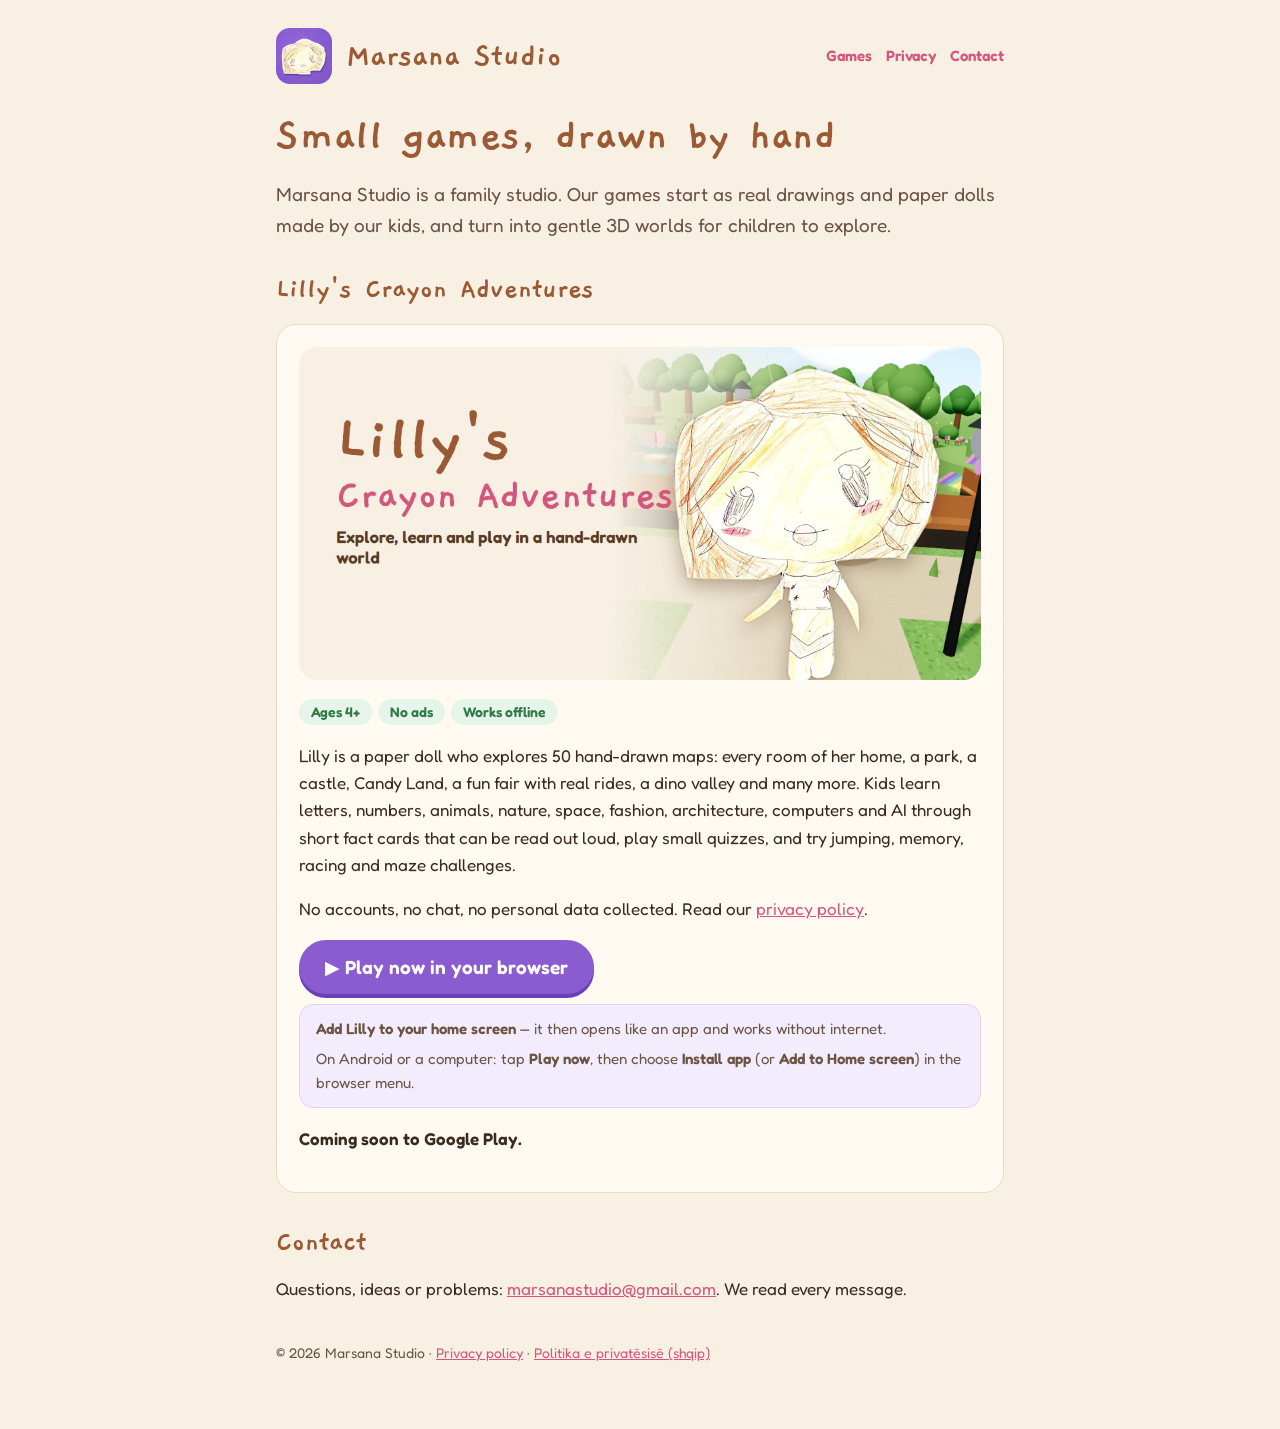
<file: index.html>
<!doctype html>
<html lang="en">
<head>
<meta charset="utf-8">
<meta name="viewport" content="width=device-width, initial-scale=1">
<title>Marsana Studio</title>
<meta name="description" content="Marsana Studio makes gentle, hand-drawn games for children.">
<link rel="icon" href="icon.png">
<link rel="stylesheet" href="style.css">
</head>
<body>
<div class="wrap">
  <header><img src="icon.png" alt=""><span class="name">Marsana Studio</span>
    <nav><a href="#games">Games</a><a href="privacy.html">Privacy</a><a href="#contact">Contact</a></nav></header>

  <h1>Small games, drawn by hand</h1>
  <p class="lead">Marsana Studio is a family studio. Our games start as real drawings and paper dolls made by our kids, and turn into gentle 3D worlds for children to explore.</p>

  <h2 id="games">Lilly's Crayon Adventures</h2>
  <div class="card">
    <img class="banner" src="banner.jpg" alt="Lilly, a hand-drawn paper doll, in a colourful 3D park">
    <p><span class="tag">Ages 4+</span><span class="tag">No ads</span><span class="tag">Works offline</span></p>
    <p>Lilly is a paper doll who explores 50 hand-drawn maps: every room of her home, a park, a castle, Candy Land, a fun fair with real rides, a dino valley and many more. Kids learn letters, numbers, animals, nature, space, fashion, architecture, computers and AI through short fact cards that can be read out loud, play small quizzes, and try jumping, memory, racing and maze challenges.</p>
    <p>No accounts, no chat, no personal data collected. Read our <a href="privacy.html">privacy policy</a>.</p>
    <p class="playrow"><a class="playbtn" href="play/">▶ Play now in your browser</a></p>
    <div class="install" id="install">
      <b>Add Lilly to your home screen</b> — it then opens like an app and works without internet.
      <p id="ins-ios" hidden>On iPhone or iPad: open this page in <b>Safari</b>, tap <b>Play now</b>, then the <b>Share</b> button <span aria-hidden="true">⬆︎</span> and <b>Add to Home Screen</b>.</p>
      <p id="ins-other">On Android or a computer: tap <b>Play now</b>, then choose <b>Install app</b> (or <b>Add to Home screen</b>) in the browser menu.</p>
    </div>
    <p><b>Coming soon to Google Play.</b></p>
  </div>

  <h2 id="contact">Contact</h2>
  <p>Questions, ideas or problems: <a href="mailto:marsanastudio@gmail.com">marsanastudio@gmail.com</a>. We read every message.</p>

  <footer>© 2026 Marsana Studio · <a href="privacy.html">Privacy policy</a> · <a href="privacy.html#sq">Politika e privatësisë (shqip)</a></footer>
</div>
<script>
if (/iPhone|iPad|iPod/.test(navigator.userAgent) || (navigator.platform === 'MacIntel' && navigator.maxTouchPoints > 1)) {
  document.getElementById('ins-ios').hidden = false; document.getElementById('ins-other').hidden = true; }
</script>
</body>
</html>
</file>
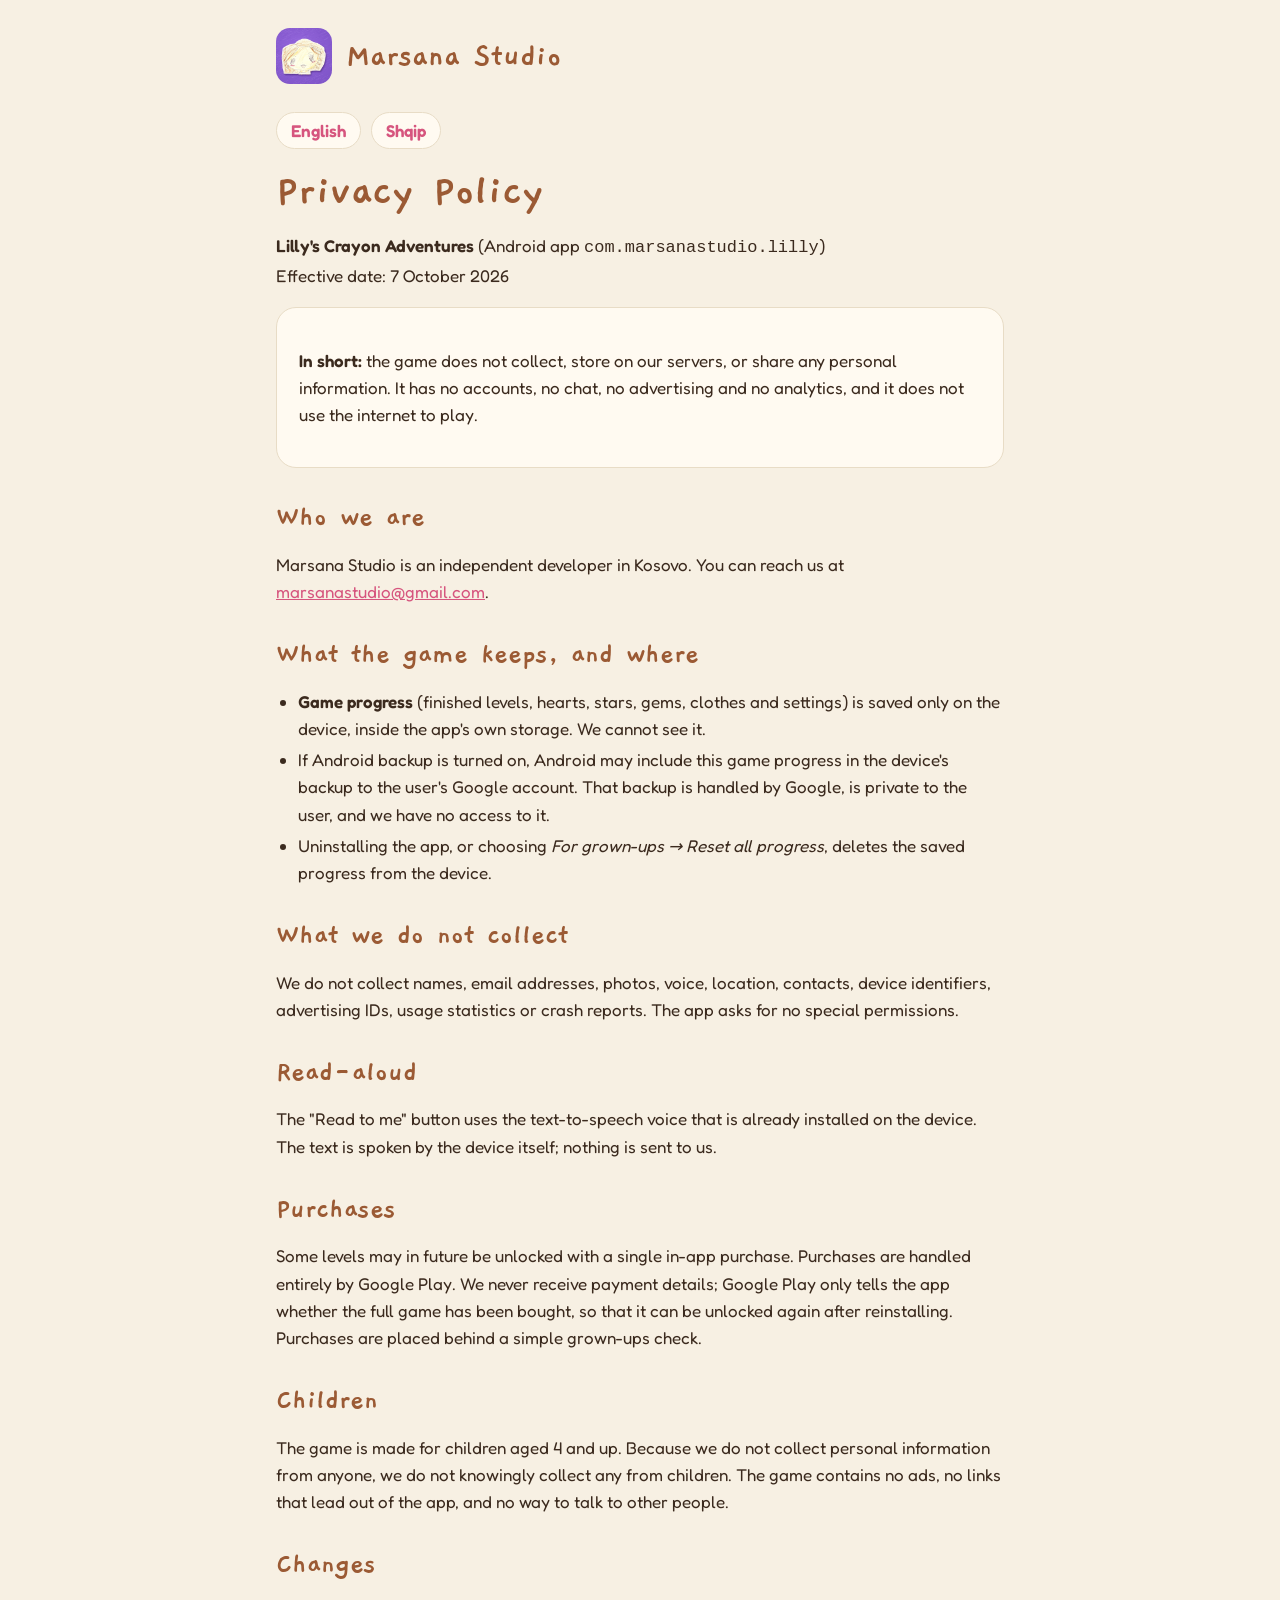
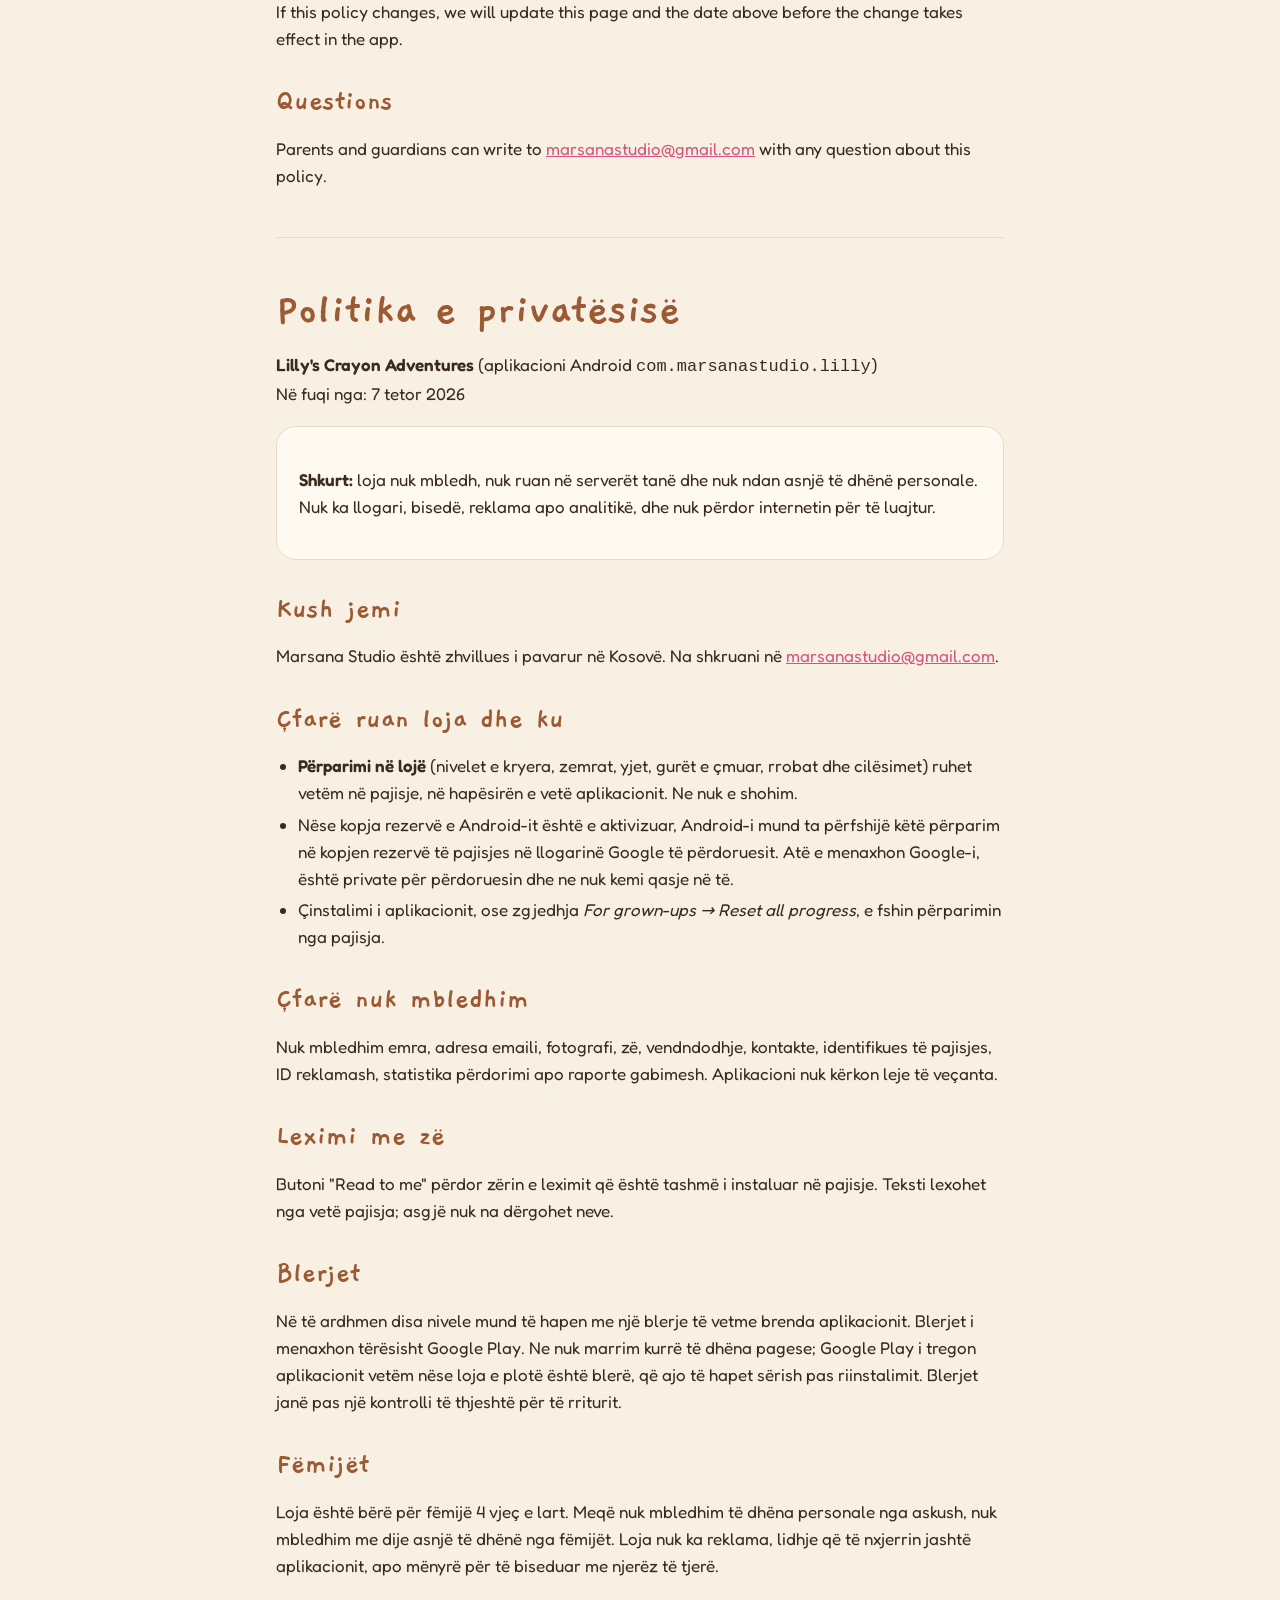
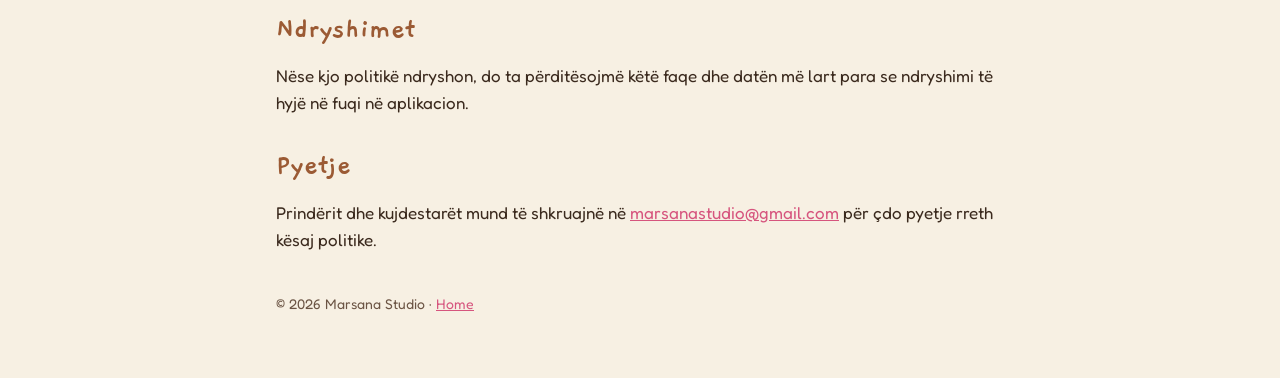
<file: privacy.html>
<!doctype html>
<html lang="en">
<head>
<meta charset="utf-8">
<meta name="viewport" content="width=device-width, initial-scale=1">
<title>Privacy Policy · Marsana Studio</title>
<meta name="description" content="Privacy policy for Lilly's Crayon Adventures by Marsana Studio.">
<link rel="icon" href="icon.png">
<link rel="stylesheet" href="style.css">
</head>
<body>
<div class="wrap">
  <header><img src="icon.png" alt=""><a class="name" href="index.html" style="text-decoration:none">Marsana Studio</a></header>
  <div class="lang"><a href="#en">English</a><a href="#sq">Shqip</a></div>

  <section id="en" lang="en">
  <h1>Privacy Policy</h1>
  <p><b>Lilly's Crayon Adventures</b> (Android app <code>com.marsanastudio.lilly</code>)<br>Effective date: 7 October 2026</p>

  <div class="card">
    <p><b>In short:</b> the game does not collect, store on our servers, or share any personal information. It has no accounts, no chat, no advertising and no analytics, and it does not use the internet to play.</p>
  </div>

  <h2>Who we are</h2>
  <p>Marsana Studio is an independent developer in Kosovo. You can reach us at <a href="mailto:marsanastudio@gmail.com">marsanastudio@gmail.com</a>.</p>

  <h2>What the game keeps, and where</h2>
  <ul>
    <li><b>Game progress</b> (finished levels, hearts, stars, gems, clothes and settings) is saved only on the device, inside the app's own storage. We cannot see it.</li>
    <li>If Android backup is turned on, Android may include this game progress in the device's backup to the user's Google account. That backup is handled by Google, is private to the user, and we have no access to it.</li>
    <li>Uninstalling the app, or choosing <i>For grown-ups → Reset all progress</i>, deletes the saved progress from the device.</li>
  </ul>

  <h2>What we do not collect</h2>
  <p>We do not collect names, email addresses, photos, voice, location, contacts, device identifiers, advertising IDs, usage statistics or crash reports. The app asks for no special permissions.</p>

  <h2>Read-aloud</h2>
  <p>The "Read to me" button uses the text-to-speech voice that is already installed on the device. The text is spoken by the device itself; nothing is sent to us.</p>

  <h2>Purchases</h2>
  <p>Some levels may in future be unlocked with a single in-app purchase. Purchases are handled entirely by Google Play. We never receive payment details; Google Play only tells the app whether the full game has been bought, so that it can be unlocked again after reinstalling. Purchases are placed behind a simple grown-ups check.</p>

  <h2>Children</h2>
  <p>The game is made for children aged 4 and up. Because we do not collect personal information from anyone, we do not knowingly collect any from children. The game contains no ads, no links that lead out of the app, and no way to talk to other people.</p>

  <h2>Changes</h2>
  <p>If this policy changes, we will update this page and the date above before the change takes effect in the app.</p>

  <h2>Questions</h2>
  <p>Parents and guardians can write to <a href="mailto:marsanastudio@gmail.com">marsanastudio@gmail.com</a> with any question about this policy.</p>
  </section>

  <hr style="border:0;border-top:1px solid var(--line);margin:48px 0">

  <section id="sq" lang="sq">
  <h1>Politika e privatësisë</h1>
  <p><b>Lilly's Crayon Adventures</b> (aplikacioni Android <code>com.marsanastudio.lilly</code>)<br>Në fuqi nga: 7 tetor 2026</p>

  <div class="card">
    <p><b>Shkurt:</b> loja nuk mbledh, nuk ruan në serverët tanë dhe nuk ndan asnjë të dhënë personale. Nuk ka llogari, bisedë, reklama apo analitikë, dhe nuk përdor internetin për të luajtur.</p>
  </div>

  <h2>Kush jemi</h2>
  <p>Marsana Studio është zhvillues i pavarur në Kosovë. Na shkruani në <a href="mailto:marsanastudio@gmail.com">marsanastudio@gmail.com</a>.</p>

  <h2>Çfarë ruan loja dhe ku</h2>
  <ul>
    <li><b>Përparimi në lojë</b> (nivelet e kryera, zemrat, yjet, gurët e çmuar, rrobat dhe cilësimet) ruhet vetëm në pajisje, në hapësirën e vetë aplikacionit. Ne nuk e shohim.</li>
    <li>Nëse kopja rezervë e Android-it është e aktivizuar, Android-i mund ta përfshijë këtë përparim në kopjen rezervë të pajisjes në llogarinë Google të përdoruesit. Atë e menaxhon Google-i, është private për përdoruesin dhe ne nuk kemi qasje në të.</li>
    <li>Çinstalimi i aplikacionit, ose zgjedhja <i>For grown-ups → Reset all progress</i>, e fshin përparimin nga pajisja.</li>
  </ul>

  <h2>Çfarë nuk mbledhim</h2>
  <p>Nuk mbledhim emra, adresa emaili, fotografi, zë, vendndodhje, kontakte, identifikues të pajisjes, ID reklamash, statistika përdorimi apo raporte gabimesh. Aplikacioni nuk kërkon leje të veçanta.</p>

  <h2>Leximi me zë</h2>
  <p>Butoni "Read to me" përdor zërin e leximit që është tashmë i instaluar në pajisje. Teksti lexohet nga vetë pajisja; asgjë nuk na dërgohet neve.</p>

  <h2>Blerjet</h2>
  <p>Në të ardhmen disa nivele mund të hapen me një blerje të vetme brenda aplikacionit. Blerjet i menaxhon tërësisht Google Play. Ne nuk marrim kurrë të dhëna pagese; Google Play i tregon aplikacionit vetëm nëse loja e plotë është blerë, që ajo të hapet sërish pas riinstalimit. Blerjet janë pas një kontrolli të thjeshtë për të rriturit.</p>

  <h2>Fëmijët</h2>
  <p>Loja është bërë për fëmijë 4 vjeç e lart. Meqë nuk mbledhim të dhëna personale nga askush, nuk mbledhim me dije asnjë të dhënë nga fëmijët. Loja nuk ka reklama, lidhje që të nxjerrin jashtë aplikacionit, apo mënyrë për të biseduar me njerëz të tjerë.</p>

  <h2>Ndryshimet</h2>
  <p>Nëse kjo politikë ndryshon, do ta përditësojmë këtë faqe dhe datën më lart para se ndryshimi të hyjë në fuqi në aplikacion.</p>

  <h2>Pyetje</h2>
  <p>Prindërit dhe kujdestarët mund të shkruajnë në <a href="mailto:marsanastudio@gmail.com">marsanastudio@gmail.com</a> për çdo pyetje rreth kësaj politike.</p>
  </section>

  <footer>© 2026 Marsana Studio · <a href="index.html">Home</a></footer>
</div>
</body>
</html>
</file>
<file: style.css>
@font-face{font-family:Gaegu;font-weight:700;font-display:swap;src:url(gaegu-latin-700-normal.woff2) format("woff2")}
@font-face{font-family:Fredoka;font-weight:400;font-display:swap;src:url(fredoka-latin-400-normal.woff2) format("woff2")}
@font-face{font-family:Fredoka;font-weight:600;font-display:swap;src:url(fredoka-latin-600-normal.woff2) format("woff2")}
:root{--paper:#f7f0e3;--card:#fffaf1;--ink:#3b2a1e;--soft:#6b5444;--brown:#9b5a34;--pink:#d6557e;--line:#e8dcc6}
*{box-sizing:border-box}
html{-webkit-text-size-adjust:100%}
body{margin:0;background:var(--paper);color:var(--ink);font:400 17px/1.6 Fredoka,system-ui,sans-serif}
a{color:var(--pink)}
.wrap{max-width:760px;margin:0 auto;padding:28px 16px 64px}
header{display:flex;align-items:center;gap:14px;margin-bottom:28px}
header img{width:56px;height:56px;border-radius:14px}
header .name{font:700 34px/1 Gaegu,cursive;color:var(--brown)}
header nav{margin-left:auto;display:flex;gap:14px;font-weight:600;font-size:15px}
header nav a{text-decoration:none}
h1,h2{font-family:Gaegu,cursive;color:var(--brown);line-height:1.05}
h1{font-size:46px;margin:0 0 10px}
h2{font-size:30px;margin:34px 0 6px}
.card{background:var(--card);border:1px solid var(--line);border-radius:20px;padding:22px;margin:18px 0}
.banner{width:100%;height:auto;border-radius:18px;display:block}
.lead{font-size:19px;color:var(--soft)}
.tag{display:inline-block;background:#e7f4ea;color:#2f7a45;border-radius:999px;padding:2px 12px;font-weight:600;font-size:14px;margin-right:6px}
.lang{display:flex;gap:10px;margin:8px 0 18px}
.lang a{background:var(--card);border:1px solid var(--line);border-radius:999px;padding:4px 14px;text-decoration:none;font-weight:600}
ul{padding-left:22px}
li{margin:4px 0}
footer{margin-top:40px;color:var(--soft);font-size:14px}
@media (max-width:520px){header nav{display:none} h1{font-size:38px}}
.playrow{margin:18px 0 10px}
.playbtn{display:inline-block;background:#8a5cd0;color:#fff;font-weight:600;font-size:19px;text-decoration:none;border-radius:999px;padding:12px 26px;box-shadow:0 4px 0 #6a3fb8}
.playbtn:active{transform:translateY(2px);box-shadow:0 2px 0 #6a3fb8}
.install{background:#f3ecfd;border:1px solid #e1d3f7;border-radius:14px;padding:12px 16px;font-size:15px;color:var(--soft)}
.install p{margin:6px 0 0}
</file>
